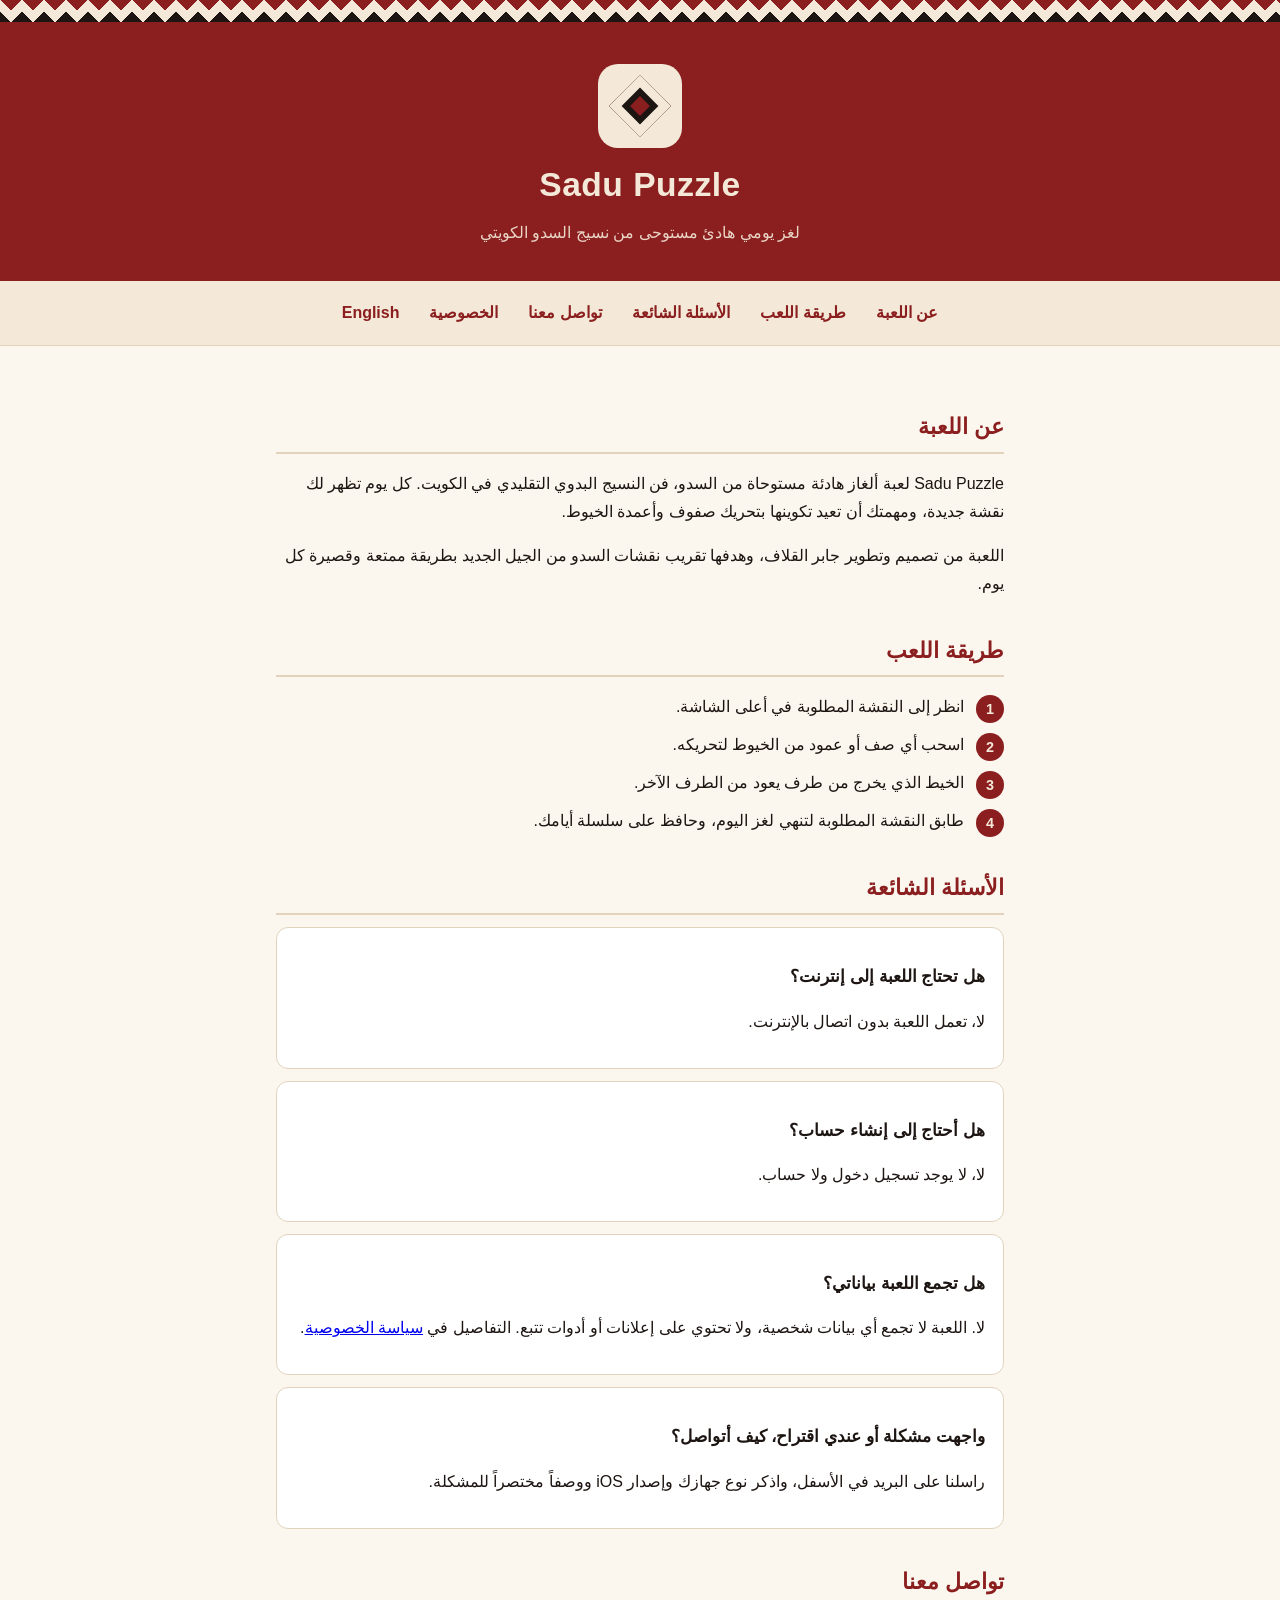
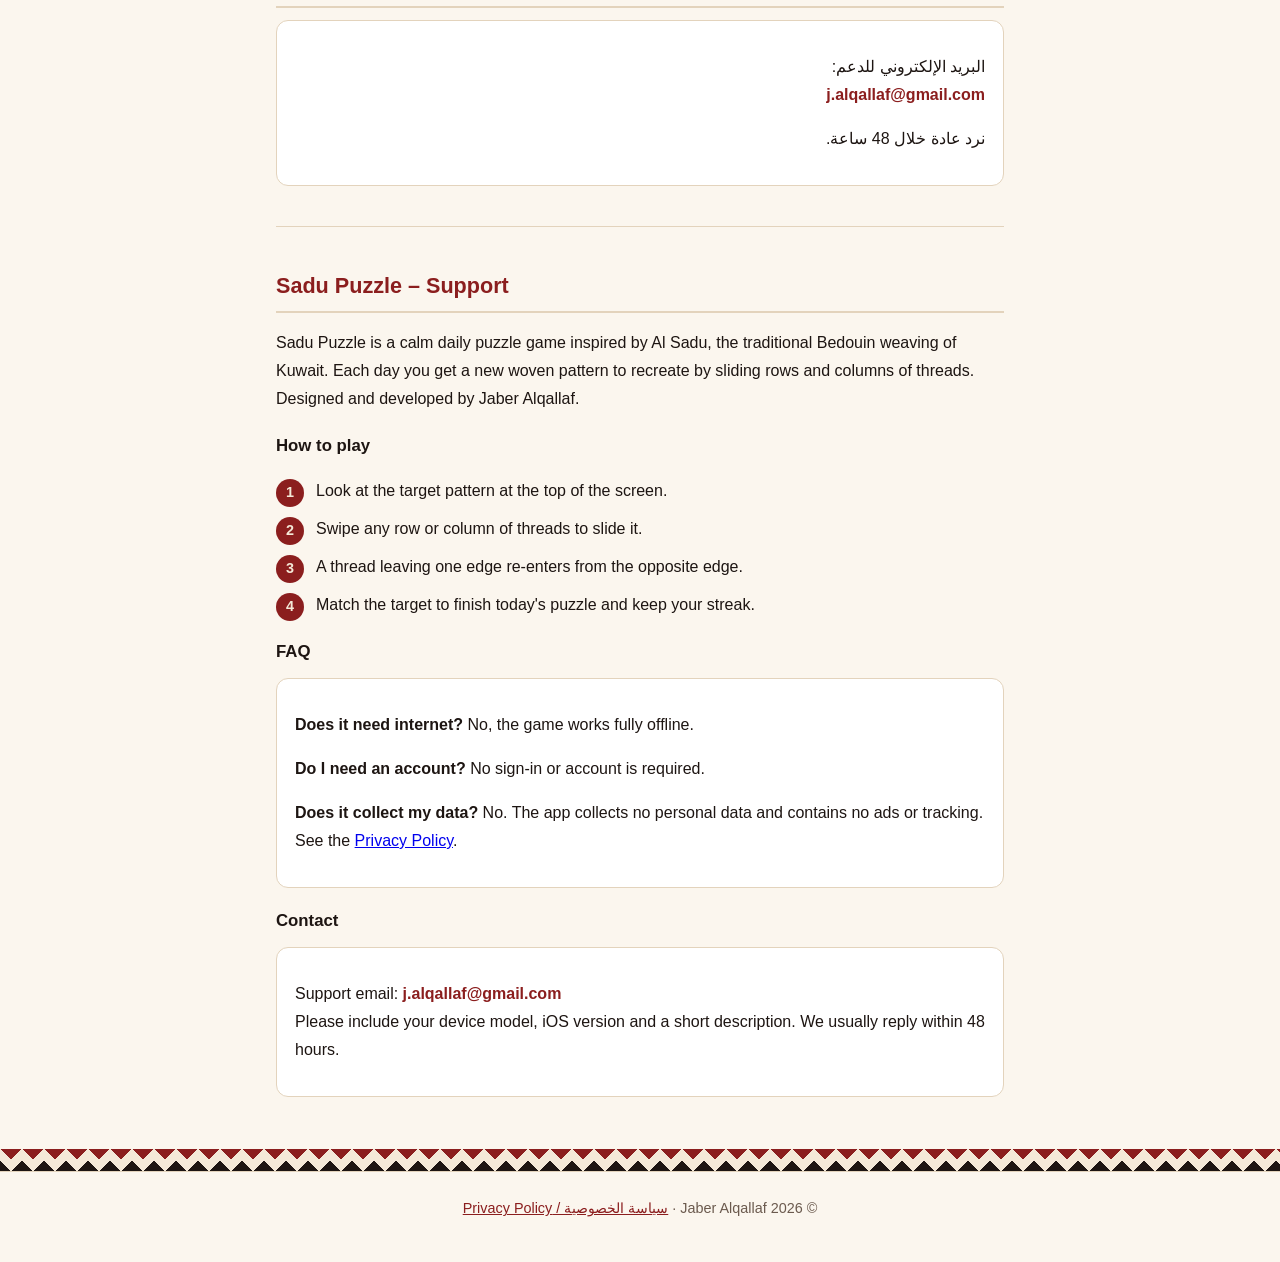
<file: index.html>
<!doctype html><html lang="ar" dir="rtl"><head><meta charset="utf-8"><meta name="viewport" content="width=device-width,initial-scale=1">
<title>Sadu Puzzle – الدعم | Support</title><meta name="description" content="Sadu Puzzle support page. A calm daily puzzle game inspired by Kuwaiti Al Sadu weaving.">
<link rel="stylesheet" href="style.css"></head><body>
<div class="band"></div>
<header><div class="logo"><i></i></div><h1>Sadu Puzzle</h1><p>لغز يومي هادئ مستوحى من نسيج السدو الكويتي</p></header>
<nav><a href="#about">عن اللعبة</a><a href="#how">طريقة اللعب</a><a href="#faq">الأسئلة الشائعة</a><a href="#contact">تواصل معنا</a><a href="privacy.html">الخصوصية</a><a href="#en">English</a></nav>
<main>
<section id="about"><h2>عن اللعبة</h2>
<p>Sadu Puzzle لعبة ألغاز هادئة مستوحاة من السدو، فن النسيج البدوي التقليدي في الكويت. كل يوم تظهر لك نقشة جديدة، ومهمتك أن تعيد تكوينها بتحريك صفوف وأعمدة الخيوط.</p>
<p>اللعبة من تصميم وتطوير جابر القلاف، وهدفها تقريب نقشات السدو من الجيل الجديد بطريقة ممتعة وقصيرة كل يوم.</p></section>
<section id="how"><h2>طريقة اللعب</h2>
<ol class="steps"><li>انظر إلى النقشة المطلوبة في أعلى الشاشة.</li><li>اسحب أي صف أو عمود من الخيوط لتحريكه.</li><li>الخيط الذي يخرج من طرف يعود من الطرف الآخر.</li><li>طابق النقشة المطلوبة لتنهي لغز اليوم، وحافظ على سلسلة أيامك.</li></ol></section>
<section id="faq"><h2>الأسئلة الشائعة</h2>
<div class="card"><h3>هل تحتاج اللعبة إلى إنترنت؟</h3><p>لا، تعمل اللعبة بدون اتصال بالإنترنت.</p></div>
<div class="card"><h3>هل أحتاج إلى إنشاء حساب؟</h3><p>لا، لا يوجد تسجيل دخول ولا حساب.</p></div>
<div class="card"><h3>هل تجمع اللعبة بياناتي؟</h3><p>لا. اللعبة لا تجمع أي بيانات شخصية، ولا تحتوي على إعلانات أو أدوات تتبع. التفاصيل في <a href="privacy.html">سياسة الخصوصية</a>.</p></div>
<div class="card"><h3>واجهت مشكلة أو عندي اقتراح، كيف أتواصل؟</h3><p>راسلنا على البريد في الأسفل، واذكر نوع جهازك وإصدار iOS ووصفاً مختصراً للمشكلة.</p></div></section>
<section id="contact"><h2>تواصل معنا</h2><div class="card"><p>البريد الإلكتروني للدعم:<br><span class="mail">j.alqallaf@gmail.com</span></p><p>نرد عادة خلال 48 ساعة.</p></div></section>
<hr class="sep">
<section id="en" class="en" lang="en" dir="ltr"><h2>Sadu Puzzle – Support</h2>
<p>Sadu Puzzle is a calm daily puzzle game inspired by Al Sadu, the traditional Bedouin weaving of Kuwait. Each day you get a new woven pattern to recreate by sliding rows and columns of threads. Designed and developed by Jaber Alqallaf.</p>
<h3>How to play</h3><ol class="steps"><li>Look at the target pattern at the top of the screen.</li><li>Swipe any row or column of threads to slide it.</li><li>A thread leaving one edge re-enters from the opposite edge.</li><li>Match the target to finish today's puzzle and keep your streak.</li></ol>
<h3>FAQ</h3>
<div class="card"><p><b>Does it need internet?</b> No, the game works fully offline.</p><p><b>Do I need an account?</b> No sign-in or account is required.</p><p><b>Does it collect my data?</b> No. The app collects no personal data and contains no ads or tracking. See the <a href="privacy.html#en">Privacy Policy</a>.</p></div>
<h3>Contact</h3><div class="card"><p>Support email: <span class="mail">j.alqallaf@gmail.com</span><br>Please include your device model, iOS version and a short description. We usually reply within 48 hours.</p></div></section>
</main>
<div class="band"></div><footer>© 2026 Jaber Alqallaf · <a href="privacy.html">سياسة الخصوصية / Privacy Policy</a></footer></body></html>
</file>
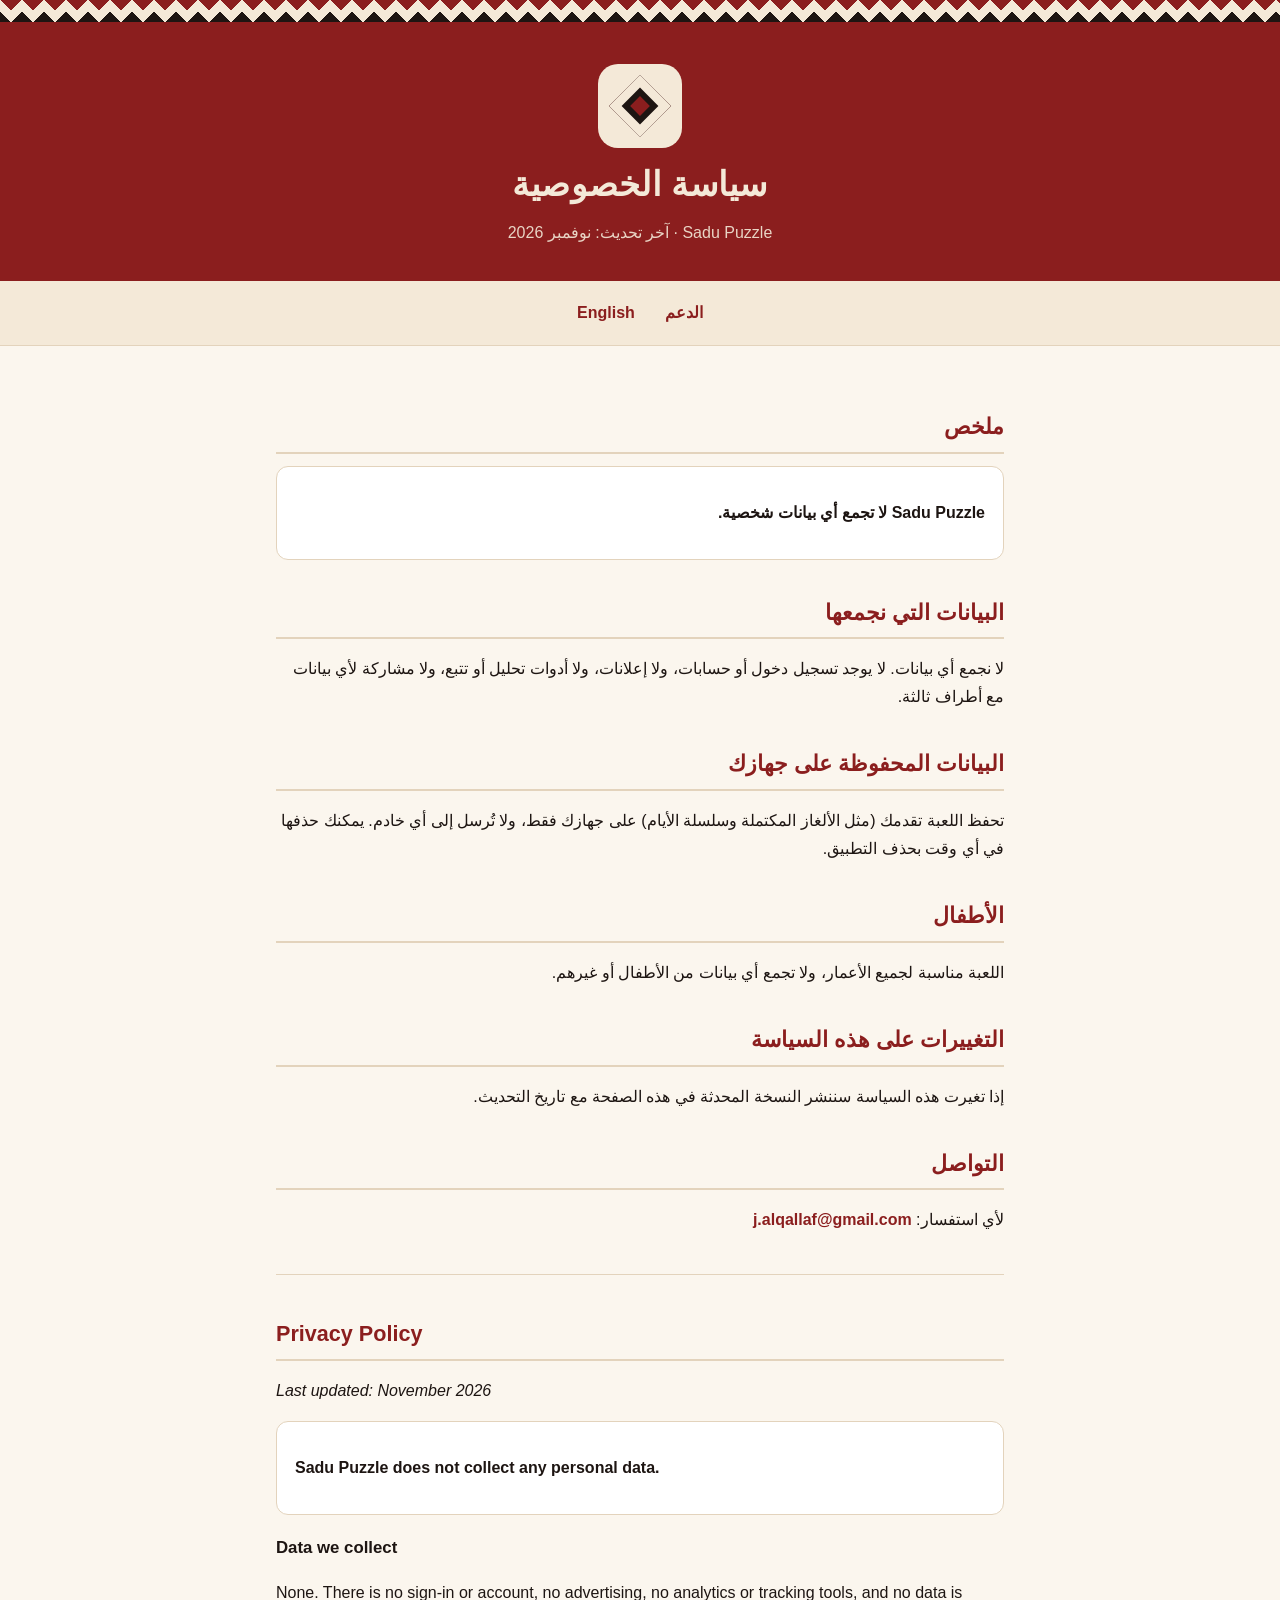
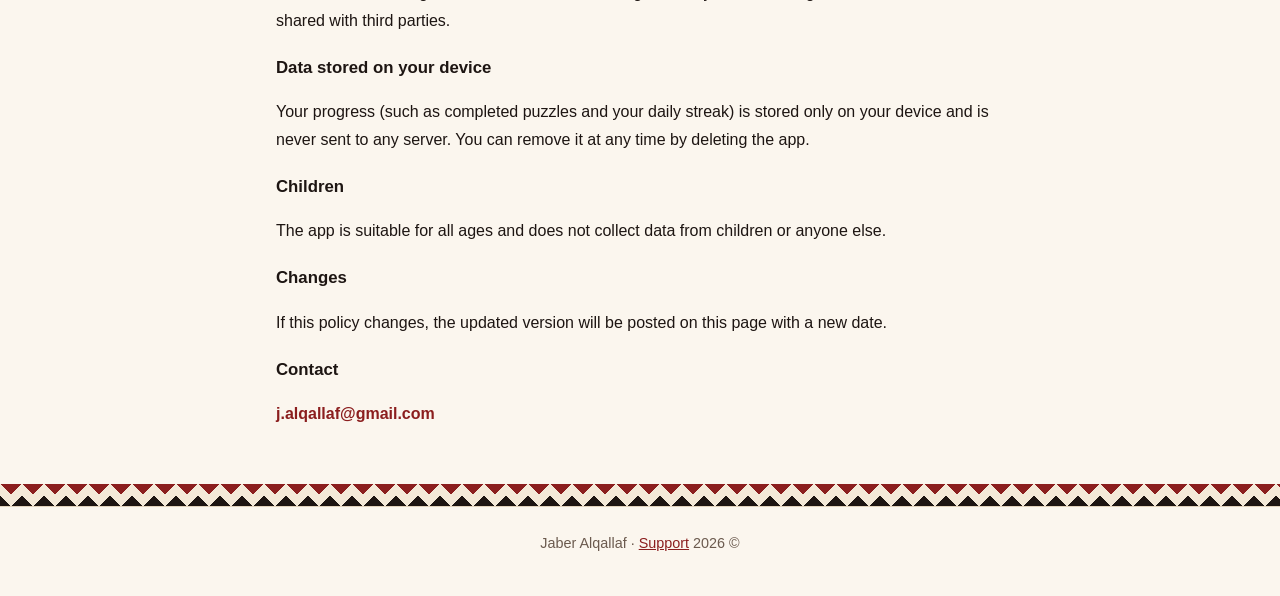
<file: privacy.html>
<!doctype html><html lang="ar" dir="rtl"><head><meta charset="utf-8"><meta name="viewport" content="width=device-width,initial-scale=1">
<title>Sadu Puzzle – سياسة الخصوصية | Privacy Policy</title><link rel="stylesheet" href="style.css"></head><body>
<div class="band"></div>
<header><div class="logo"><i></i></div><h1>سياسة الخصوصية</h1><p>Sadu Puzzle · آخر تحديث: نوفمبر 2026</p></header>
<nav><a href="index.html">الدعم</a><a href="#en">English</a></nav>
<main>
<h2>ملخص</h2><div class="card"><p><b>Sadu Puzzle لا تجمع أي بيانات شخصية.</b></p></div>
<h2>البيانات التي نجمعها</h2><p>لا نجمع أي بيانات. لا يوجد تسجيل دخول أو حسابات، ولا إعلانات، ولا أدوات تحليل أو تتبع، ولا مشاركة لأي بيانات مع أطراف ثالثة.</p>
<h2>البيانات المحفوظة على جهازك</h2><p>تحفظ اللعبة تقدمك (مثل الألغاز المكتملة وسلسلة الأيام) على جهازك فقط، ولا تُرسل إلى أي خادم. يمكنك حذفها في أي وقت بحذف التطبيق.</p>
<h2>الأطفال</h2><p>اللعبة مناسبة لجميع الأعمار، ولا تجمع أي بيانات من الأطفال أو غيرهم.</p>
<h2>التغييرات على هذه السياسة</h2><p>إذا تغيرت هذه السياسة سننشر النسخة المحدثة في هذه الصفحة مع تاريخ التحديث.</p>
<h2>التواصل</h2><p>لأي استفسار: <span class="mail">j.alqallaf@gmail.com</span></p>
<hr class="sep">
<section id="en" class="en" lang="en" dir="ltr"><h2>Privacy Policy</h2><p><i>Last updated: November 2026</i></p>
<div class="card"><p><b>Sadu Puzzle does not collect any personal data.</b></p></div>
<h3>Data we collect</h3><p>None. There is no sign-in or account, no advertising, no analytics or tracking tools, and no data is shared with third parties.</p>
<h3>Data stored on your device</h3><p>Your progress (such as completed puzzles and your daily streak) is stored only on your device and is never sent to any server. You can remove it at any time by deleting the app.</p>
<h3>Children</h3><p>The app is suitable for all ages and does not collect data from children or anyone else.</p>
<h3>Changes</h3><p>If this policy changes, the updated version will be posted on this page with a new date.</p>
<h3>Contact</h3><p><span class="mail">j.alqallaf@gmail.com</span></p></section>
</main><div class="band"></div><footer>© 2026 Jaber Alqallaf · <a href="index.html">Support</a></footer></body></html>
</file>
<file: style.css>
:root{--red:#8B1E1E;--ink:#1d1512;--cream:#F4E9D8;--paper:#FBF6EE;--line:#E3D3BC;--muted:#6b5a4e;--accent:#C9A15A}
*{box-sizing:border-box}html,body{margin:0}
body{background:var(--paper);color:var(--ink);font-family:"Noto Sans Arabic","Segoe UI",Tahoma,Arial,sans-serif;line-height:1.75;font-size:16px}
.band{height:22px;background:
 linear-gradient(135deg,var(--red) 25%,transparent 25%) -11px 0/22px 22px,
 linear-gradient(225deg,var(--red) 25%,transparent 25%) -11px 0/22px 22px,
 linear-gradient(315deg,var(--ink) 25%,transparent 25%) 0 0/22px 22px,
 linear-gradient(45deg,var(--ink) 25%,var(--cream) 25%) 0 0/22px 22px}
header{background:var(--red);color:var(--cream);text-align:center;padding:42px 16px 34px}
header h1{margin:8px 0 4px;font-size:2.1rem;letter-spacing:.5px}
header p{margin:0;opacity:.9}
.logo{width:84px;height:84px;margin:0 auto;border-radius:20px;background:var(--cream);display:grid;place-items:center}
.logo i{width:44px;height:44px;background:var(--red);transform:rotate(45deg);box-shadow:inset 0 0 0 9px var(--cream),inset 0 0 0 15px var(--ink)}
nav{display:flex;gap:10px;justify-content:center;flex-wrap:wrap;padding:14px 16px;border-bottom:1px solid var(--line);background:var(--cream)}
nav a{color:var(--red);text-decoration:none;font-weight:600;padding:4px 10px;border-radius:8px}
nav a:hover,nav a:focus{background:#fff}
main{max-width:760px;margin:0 auto;padding:28px max(16px,env(safe-area-inset-left)) 40px}
h2{color:var(--red);font-size:1.35rem;margin:34px 0 8px;padding-bottom:6px;border-bottom:2px solid var(--line)}
h3{font-size:1.05rem;margin:18px 0 4px}
.en{direction:ltr;text-align:left;font-family:"Segoe UI",Helvetica,Arial,sans-serif}
.card{background:#fff;border:1px solid var(--line);border-radius:12px;padding:16px 18px;margin:12px 0}
.steps{counter-reset:s;list-style:none;padding:0}
.steps li{counter-increment:s;position:relative;padding-inline-start:40px;margin:10px 0}
.steps li::before{content:counter(s);position:absolute;inset-inline-start:0;top:2px;width:28px;height:28px;border-radius:50%;background:var(--red);color:var(--cream);display:grid;place-items:center;font-weight:700;font-size:.9rem}
.mail{font-weight:700;color:var(--red);user-select:all;direction:ltr;display:inline-block}
footer{text-align:center;color:var(--muted);font-size:.9rem;padding:24px 16px 40px;border-top:1px solid var(--line)}
footer a{color:var(--red)}
hr.sep{border:0;height:1px;background:var(--line);margin:40px 0}
</file>
